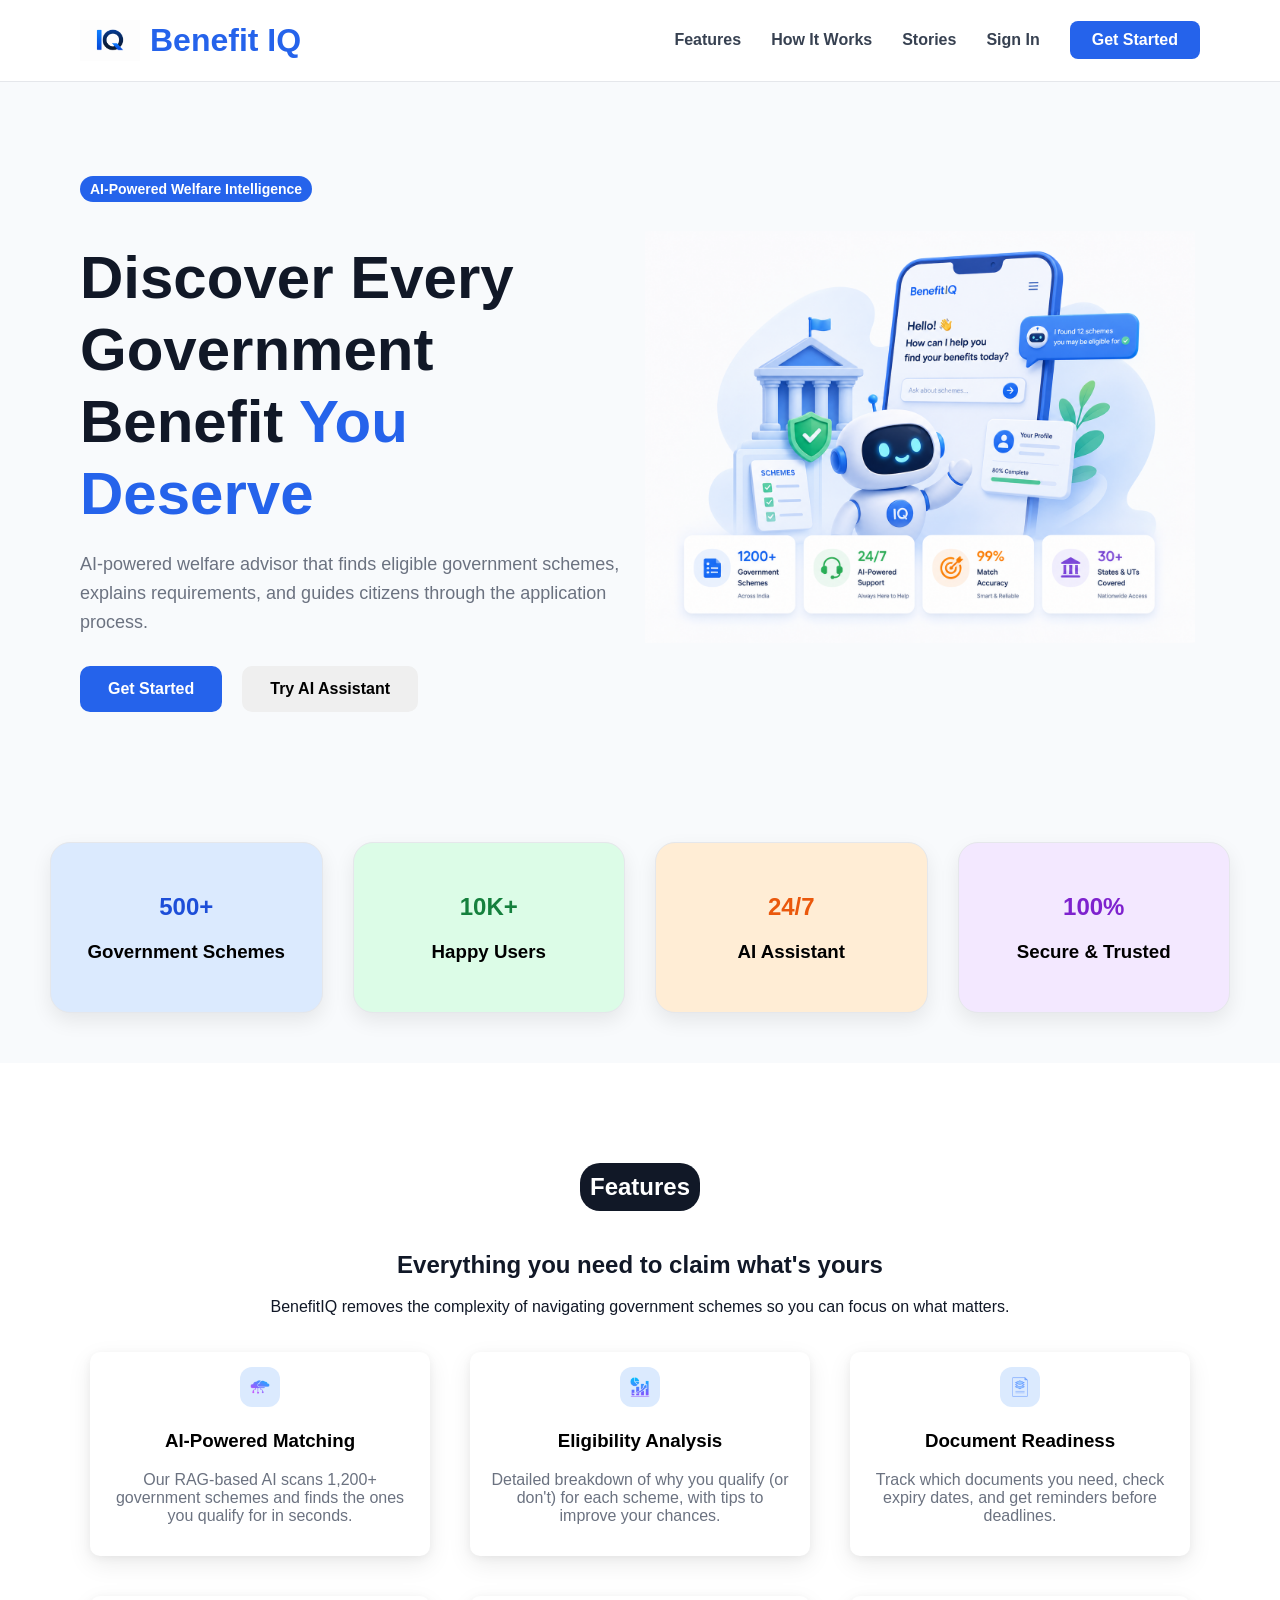
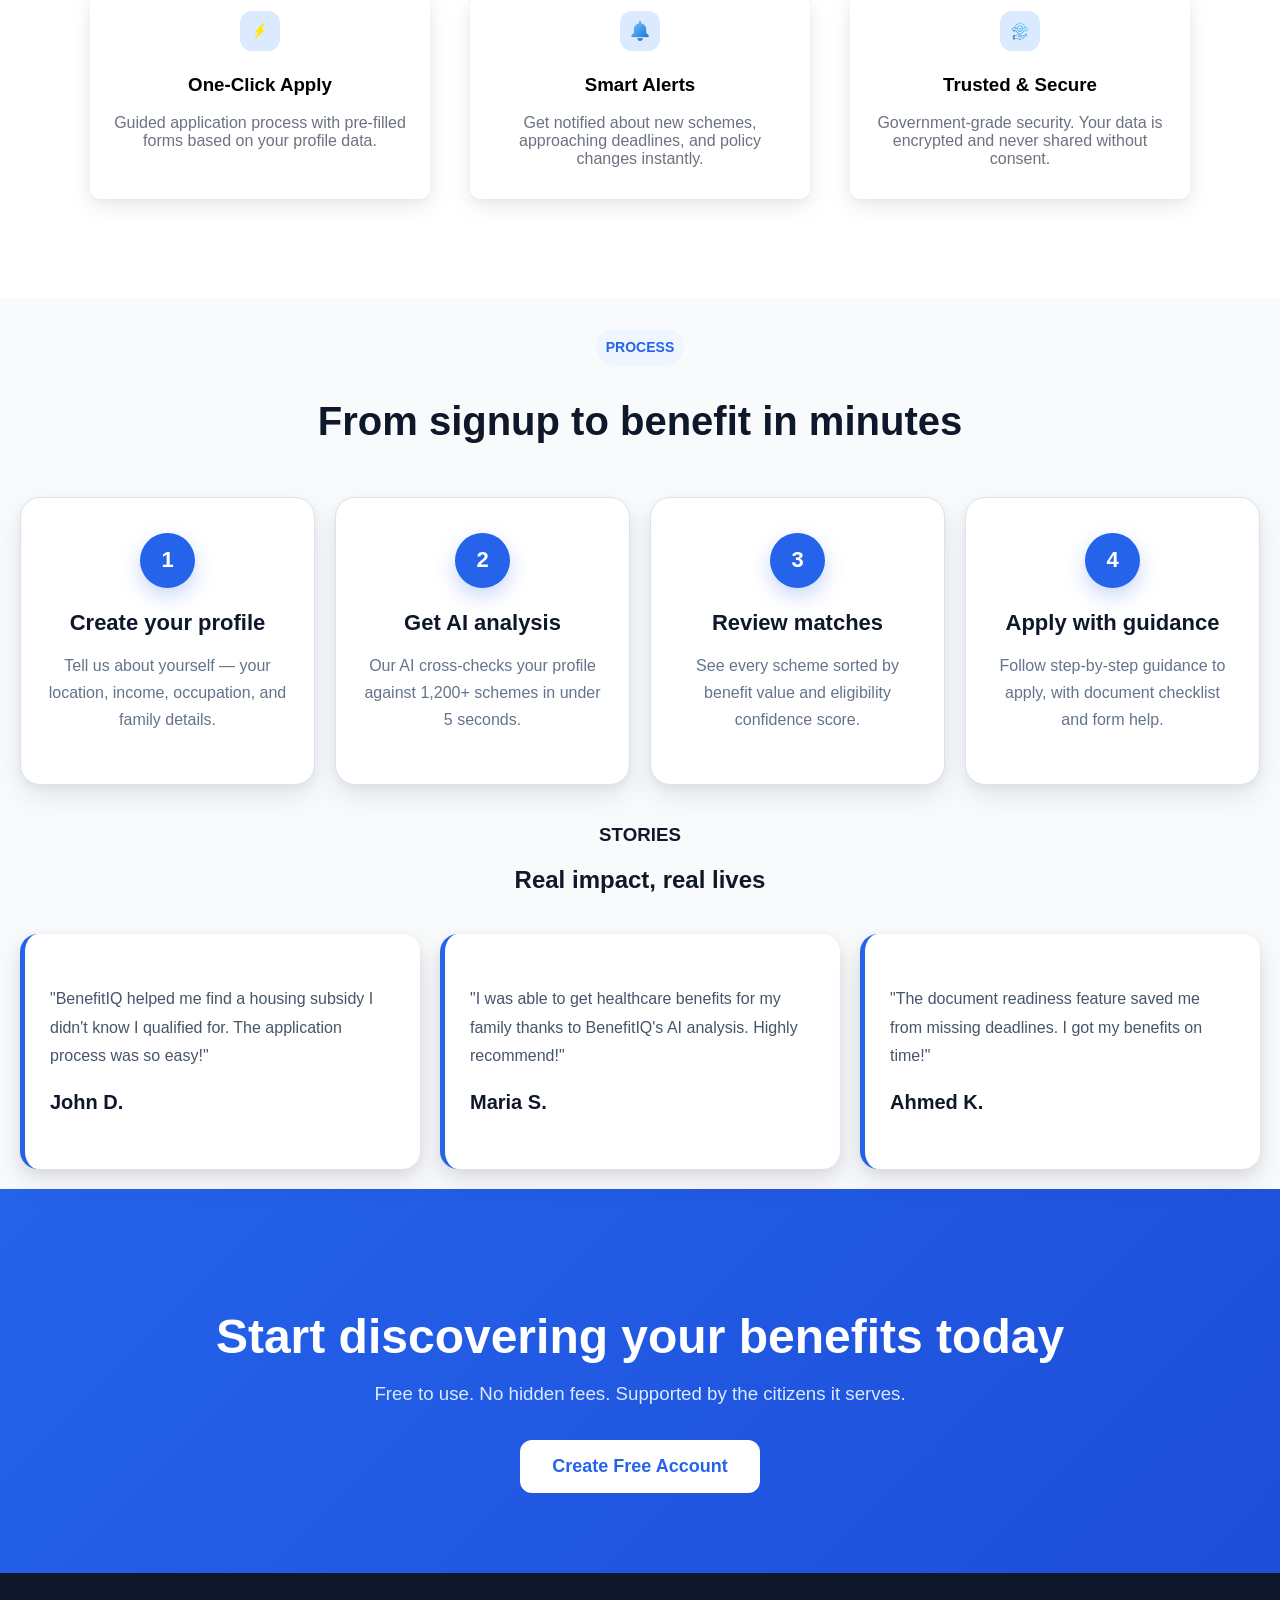
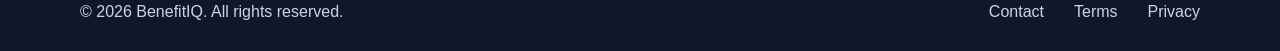
<file: index.html>
<!DOCTYPE html>
<html lang="en">
<head>
  <meta charset="UTF-8">
  <title>BenefitIQ - Home</title>
  <meta name="viewport" content="width=device-width, initial-scale=1.0">
  <link rel="stylesheet" href="style.css">
</head>
<body>
  <header>
    <h1><img src="images/logo.png" alt="BenefitIQ Logo" width="60">Benefit IQ</h1>
    <nav>
      <a href="#features">Features</a>
      <a href="#process">How It Works</a>
      <a href="#stories">Stories</a>
      <a href="login.html">Sign In</a>
      <a href="register.html" class="btn">Get Started</a>
    </nav>
  </header>
  <main>
    <section id="hero">
      <div class="hero-left">
      <p class="badge">AI-Powered Welfare Intelligence</p>
      <h1 class="hero-title">Discover Every Government Benefit <span>You Deserve</span></h1>
      <p class="hero-description"> AI-powered welfare advisor that finds eligible government schemes, explains requirements, and guides citizens through the application process.</p>
      <div class="hero-buttons">
       <button onclick="window.location.href='register.html'" class="bt">Get Started</button>
       <button class="bt1">Try AI Assistant</button>
     </div>
     </div>
     <div class="hero-right">
      <img src="images/right.png" width="400"/>
    </div>
    </section>
     <section id="card">
     <div class="card1">
      <h2>500+</h2>
      <h3>Government Schemes</h3>
      </div>
      <div class="card2">
      <h2>10K+</h2>
      <h3>Happy Users</h3>
      </div>
      <div class="card3">
      <h2>24/7</h2>
      <h3>AI Assistant</h3>
     </div>
     <div class="card4">
      <h2>100%</h2>
      <h3>Secure & Trusted</h3>
     </div>
      </div>
      </div>
    </section>
    <section id="features">
      <center><div class="ft">
      <h2>Features</h2>
      <h1>Everything you need to claim what's yours</h1>
      <p>BenefitIQ removes the complexity of navigating government schemes so you can focus on what matters.</p>
      </div></center>
      <div class="container">
      <div class="top">
        <img src="images/cloud.png" alt="AI Icon" width="20"/>
        <h3>AI-Powered Matching</h3>
        <p>Our RAG-based AI scans 1,200+ government schemes and finds the ones you qualify for in seconds.</p>
      </div>
      <div class="top">
        <img src="images/sales-report.png" alt="Analysis Icon" width="20" />
        <h3>Eligibility Analysis</h3>
        <p>Detailed breakdown of why you qualify (or don't) for each scheme, with tips to improve your chances.</p>
      </div>
      <div class="top">
        <img src="images/template.png" alt="Document Icon" width="20" />
        <h3>Document Readiness</h3>
        <p>Track which documents you need, check expiry dates, and get reminders before deadlines.</p>
      </div>
      </div>
    <div class="container2">
      <div class="bottom">
        <img src="images/flash.png" alt="Rocket Icon" width="20" />
        <h3>One-Click Apply</h3>
        <p>Guided application process with pre-filled forms based on your profile data.</p>
      </div>
      <div class="bottom">
        <img src="images/notification-bell.png" alt="Notification Icon" width="20" />
        <h3>Smart Alerts</h3>
        <p>Get notified about new schemes, approaching deadlines, and policy changes instantly.</p>
      </div>
      <div class="bottom">
        <img src="images/consulting.png" alt="Security Icon" width="20" />
        <h3>Trusted & Secure</h3>
        <p>Government-grade security. Your data is encrypted and never shared without consent.</p>
      </div>
    </div>
    </section>
    <section id="process">
      <center><h2>PROCESS</h2>
      <h1>From signup to benefit in minutes</h1></center>
      <div class="proc"><article class="process">
        <div class="number">1</div>
        <h3>Create your profile</h3>
          <p>Tell us about yourself — your location, income, occupation, and family details.</p>
      </article>
      <article class="process">
        <div class="number">2</div>
        <h3>Get AI analysis</h3>
          <p>Our AI cross-checks your profile against 1,200+ schemes in under 5 seconds.</p>
      </article>
      <article class="process">
        <div class="number">3</div>
        <h3>Review matches</h3>
          <p>See every scheme sorted by benefit value and eligibility confidence score.</p>
      </article>
      <article class="process">
        <div class="number">4</div>
        <h3>Apply with guidance</h3>
          <p>Follow step-by-step guidance to apply, with document checklist and form help.</p>
      </article>
      </div>
    </section>
    <section id="stories">
      <center><h3>STORIES</h3>
      <h1>Real impact, real lives</h1></center>
      <div class="str"> <article class="story">
        <p>"BenefitIQ helped me find a housing subsidy I didn't know I qualified for. The application process was so easy!"</p>
        <h3>John D.</h3>
      </article>
      <article class="story">
        <p>"I was able to get healthcare benefits for my family thanks to BenefitIQ's AI analysis. Highly recommend!"</p>
        <h3>Maria S.</h3>
      </article>
      <article class="story">
        <p>"The document readiness feature saved me from missing deadlines. I got my benefits on time!"</p>
        <h3>Ahmed K.</h3>
      </article>
    </div>
    </section>
    <section class="cta"><center>
      <h1>Start discovering your benefits today</h1>
      <h3>Free to use. No hidden fees. Supported by the citizens it serves.</h3>
      <button class="bt2" onclick="window.location.href='register.html'">Create Free Account</button>
    </section></center>
  </main>
  <footer class="foot">
    <p>&copy; 2026 BenefitIQ. All rights reserved.</p>
    <div class="cont">
    <a href="#">Contact</a>
    <a href="#">Terms</a>
    <a href="#">Privacy</a>
  </div>
  </footer>
</body>
</html>
</file>
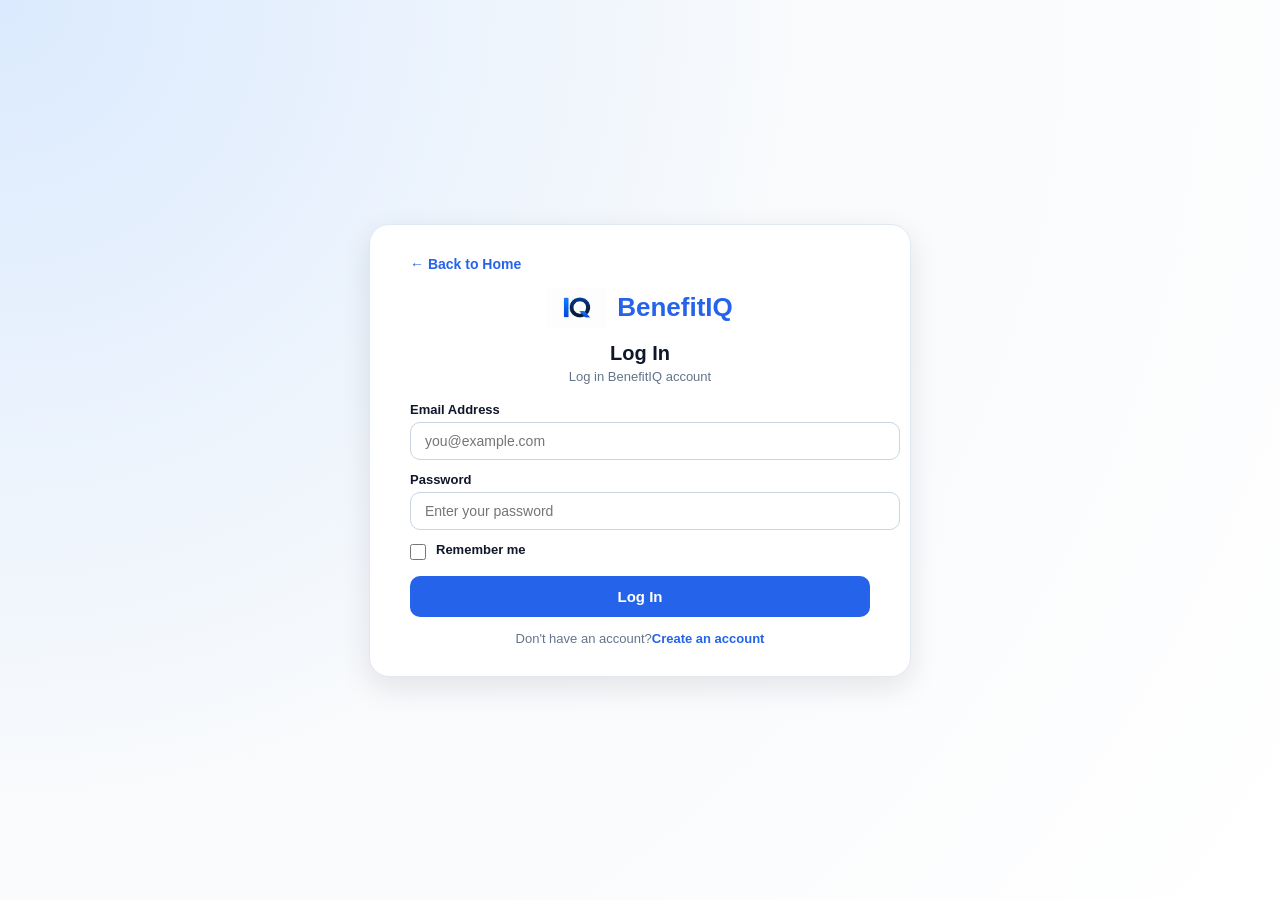
<file: login.html>
<!DOCTYPE html>
<html lang="en">
<head>
  <meta charset="UTF-8" />
  <title>BenefitIQ - Register</title>
  <meta name="viewport" content="width=device-width, initial-scale=1.0">
  <link rel="stylesheet" href="style.css">
  <style>
    *{
      margin: 0;
      padding: 0;
    }</style>
</head>
<body id="regpage">
  <div class="box">
    <a href="index.html" class="back">← Back to Home</a>
    <div class="logo">
      <img src="images//logo.png"/>
      <h1>BenefitIQ</h1>
    </div>
    <h2>Log In</h2>
    <p>Log in BenefitIQ account</p>
    <form id="form">
      <label for="email">Email Address</label>
      <input
        type="email"
        id="email"
        name="email"
        placeholder="you@example.com"
        required/>
      <label for="password">Password</label>
      <input
        type="password"
        id="password"
        name="password"
        placeholder="Enter your password"
        required/>
      <div class="checkbox">
        <input type="checkbox" id="terms" required />
        <label for="terms">Remember me</label>
      </div>
      <button type="submit">Log In</button>
      <p class="bottom-text">Don't have an account?<a href="register.html"><span>Create an account</span></a></p>
    </form>
  </div>
</body>
</html>
</file>
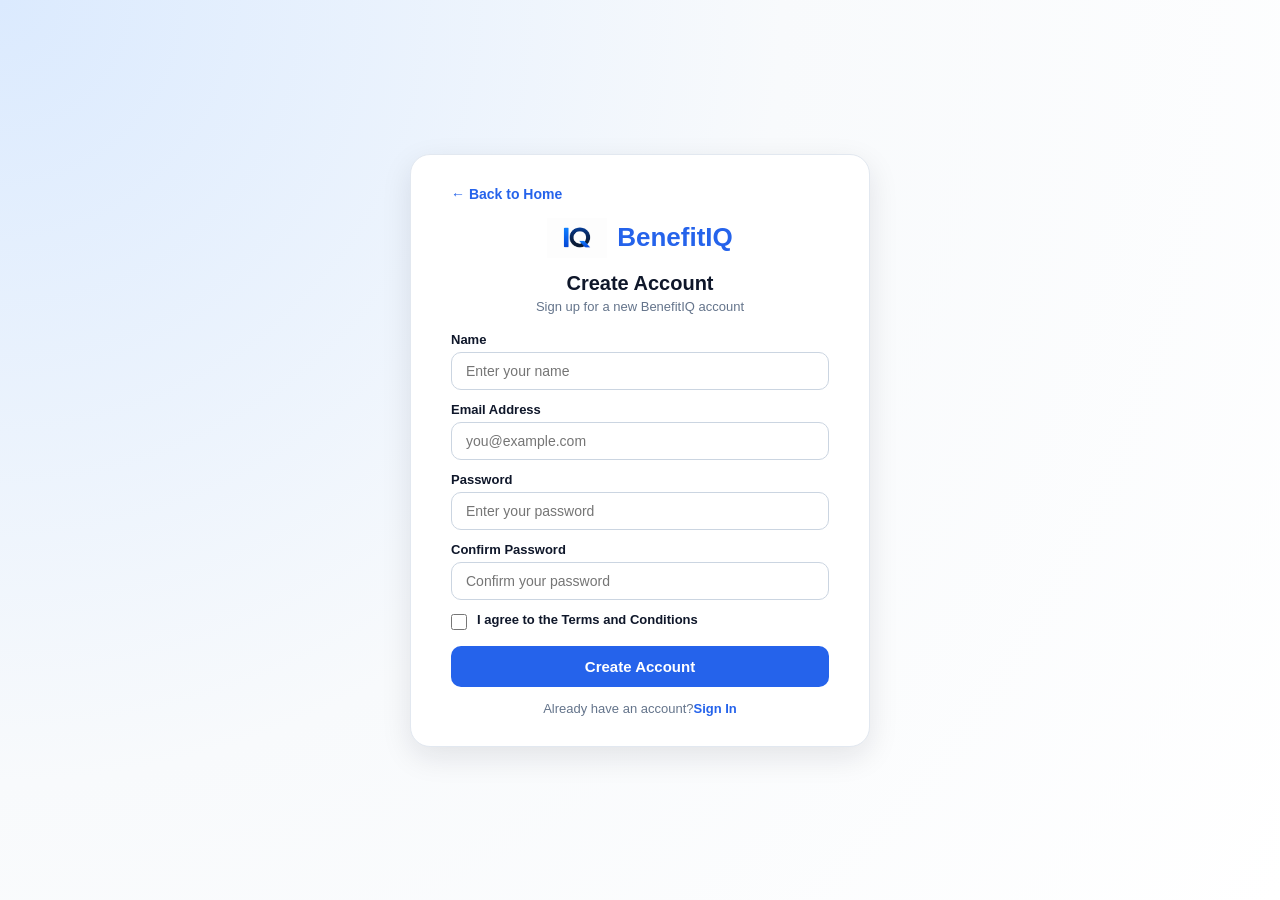
<file: register.html>
<!DOCTYPE html>
<html lang="en">
<head>
  <meta charset="UTF-8" />
  <title>BenefitIQ - Register</title>
  <meta name="viewport" content="width=device-width, initial-scale=1.0">
  <link rel="stylesheet" href="style.css">
  <style>
    *{
      margin: 0;
      padding: 0;
      box-sizing: border-box;}</style>
</head>
<body id="regpage">
  <div class="box">
    <a href="index.html" class="back">← Back to Home</a>
    <div class="logo">
      <img src="images/logo.png"/>
      <h1>BenefitIQ</h1>
    </div>
    <h2>Create Account</h2>
    <p>Sign up for a new BenefitIQ account</p>
    <form id="form">
      <label for="name">Name</label>
      <input
        type="text"
        id="name"
        name="name"
        placeholder="Enter your name"
        required/>
      <label for="email">Email Address</label>
      <input
        type="email"
        id="email"
        name="email"
        placeholder="you@example.com"
        required/>
      <label for="password">Password</label>
      <input
        type="password"
        id="password"
        name="password"
        placeholder="Enter your password"
        required/>
      <label for="confirm_password">Confirm Password</label>
      <input
        type="password"
        id="confirm_password"
        name="confirm_password"
        placeholder="Confirm your password"
        required/>
      <div class="checkbox">
        <input type="checkbox" id="terms" required />
        <label for="terms">I agree to the Terms and Conditions</label>
      </div>
      <button type="submit">Create Account</button>
      <p class="bottom-text">Already have an account?<a href="login.html"><span>Sign In</span></a></p>
    </form>
  </div>
</body>
</html>
</file>
<file: style.css>
/* ============================================
   RESPONSIVE CSS — ADD TO END OF STYLESHEET
   Mobile-first enhancements via max-width media queries
   ============================================ */

/* Global safety: prevent horizontal scroll + responsive images */
html, body{
  overflow-x:hidden;
  max-width:100%;
}

img{
  max-width:100%;
  height:auto;
}

/* ============================================
   BREAKPOINT: 1200px and below
   Reduce large desktop padding
   ============================================ */
@media (max-width:1200px){

  header{
    padding:20px 50px;
  }

  #hero{
    padding:60px 50px;
  }

  #features{
    padding:60px 50px;
  }

  .foot{
    padding:30px 50px;
  }

}

/* ============================================
   BREAKPOINT: 992px and below (tablets)
   Nav wraps, hero stacks, cards wrap to 2-column
   ============================================ */
@media (max-width:992px){

  header{
    padding:18px 30px;
    flex-wrap:wrap;
    row-gap:12px;
  }

  nav{
    gap:18px;
    flex-wrap:wrap;
    justify-content:center;
    width:100%;
  }

  #hero{
    flex-direction:column;
    padding:60px 30px;
    text-align:center;
  }

  .hero-left{
    width:100%;
  }

  .hero-right{
    margin-top:40px;
  }

  .hero-title{
    font-size:44px;
  }

  .hero-description{
    max-width:100%;
    margin-left:auto;
    margin-right:auto;
  }

  .hero-buttons{
    justify-content:center;
  }

  #card{
    flex-wrap:wrap;
    margin:30px 10px;
  }

  .card1, .card2, .card3, .card4{
    flex:1 1 calc(50% - 30px);
  }

  #features{
    padding:60px 30px;
  }

  .container, .container2{
    flex-wrap:wrap;
  }

  .top, .bottom{
    flex:1 1 calc(50% - 20px);
  }

  .proc, .str{
    flex-wrap:wrap;
  }

  .process, .story{
    flex:1 1 calc(50% - 20px);
  }

  .cta h1{
    font-size:38px;
  }

  .foot{
    padding:25px 30px;
  }

}

/* ============================================
   BREAKPOINT: 768px and below (mobile)
   Everything single-column, nav/footer stack
   ============================================ */
@media (max-width:768px){

  header{
    padding:16px 20px;
    justify-content:center;
    text-align:center;
  }

  header h1{
    font-size:26px;
  }

  nav{
    flex-direction:column;
    gap:12px;
  }

  #hero{
    padding:50px 20px;
  }

  .hero-title{
    font-size:34px;
  }

  .hero-description{
    font-size:16px;
  }

  .hero-buttons{
    flex-direction:column;
    width:100%;
    gap:14px;
  }

  .bt, .bt1{
    width:100%;
  }

  #card{
    flex-direction:column;
    margin:20px 15px;
    gap:20px;
  }

  .card1, .card2, .card3, .card4{
    flex:1 1 100%;
  }

  #features{
    padding:50px 20px;
  }

  .container, .container2{
    flex-direction:column;
    gap:0;
  }

  .top, .bottom{
    flex:1 1 100%;
    margin:15px 0;
  }

  #process h1{
    font-size:30px;
    padding:0 20px;
  }

  .proc, .str{
    flex-direction:column;
    padding:15px;
  }

  .process, .story{
    flex:1 1 100%;
  }

  .cta{
    padding:60px 20px;
  }

  .cta h1{
    font-size:30px;
  }

  .bt2{
    width:100%;
  }

  .foot{
    flex-direction:column;
    text-align:center;
    gap:18px;
    padding:25px 20px;
  }

  .cont{
    flex-direction:column;
    gap:12px;
  }

  /* Register / Login pages */
  #regpage{
    padding:20px;
  }

  .box{
    width:100%;
    max-width:460px;
    padding:25px 25px;
  }

}

/* ============================================
   BREAKPOINT: 576px and below (small phones)
   Tighter spacing, full-width buttons, smaller type
   ============================================ */
@media (max-width:576px){

  header h1{
    font-size:22px;
  }

  .hero-title{
    font-size:28px;
  }

  .hero-description{
    font-size:15px;
  }

  .badge{
    font-size:12px;
  }

  #card{
    margin:15px 10px;
  }

  .card1, .card2, .card3, .card4{
    padding:22px;
  }

  #features h1, .ft h2{
    font-size:20px;
  }

  #process h1{
    font-size:24px;
  }

  #process h2{
    margin:20px;
    font-size:13px;
  }

  .process h3, .story h3{
    font-size:18px;
  }

  .process p, .story p{
    font-size:14px;
  }

  .cta h1{
    font-size:24px;
  }

  .cta h3{
    font-size:14px;
  }

  .foot{
    padding:20px 15px;
  }

  /* Register / Login pages */
  .box{
    padding:20px 18px;
    border-radius:14px;
  }

  .logo img{
    width:48px;
    height:32px;
  }

  .logo h1{
    font-size:20px;
  }

  #form input[type="text"],
  #form input[type="email"],
  #form input[type="password"]{
    font-size:16px; /* prevents iOS zoom on focus */
    padding:10px 12px;
  }

  #form button{
    padding:13px;
  }}

body{
    margin:0;
    padding:0;
    font-family:Arial,sans-serif;
    background-color:#F8FAFC;
    color:#111827;}

header{
    display:flex;
    justify-content:space-between;
    align-items:center;
    background-color:#FFFFFF;
    padding:20px 80px;
    border-bottom:1px solid #E5E7EB;
    position:sticky;
    top:0;}

header h1{
    display:flex;
    align-items:center;
    margin:0;
    font-size:32px;
    font-weight:700;
    color:#2563EB;
    cursor:pointer;
    gap:10px;}

nav{
    display:flex;
    align-items:center;
    gap:30px;}

nav a{
    text-decoration:none;
    color:#374151;
    font-size:16px;
    font-weight:600;
    transition:0.3s;}

nav a:hover{
    color:#2563EB;}

.btn{
    background-color:#2563EB;
    color:white;
    padding:10px 22px;
    border-radius:8px;
    transition:0.3s;}

.btn:hover{
    background-color:#1D4ED8;
    color:white;}

#hero{
    display:flex;
    justify-content:space-between;
    align-items:center;
    padding:80px;}

.bt{
    background-color:#2563EB;
    color:white;
    padding:14px 28px;
    border:none;
    border-radius:10px;
    font-size:16px;
    font-weight:600;
    cursor:pointer;
    transition:0.3s;}

.bt:hover{
    transform:translateY(-8px);
    background-color:#1D4ED8;
    color:white;}

.badge{
    display:inline-block;
    background-color:#2563EB;
    color:white;
    padding:5px 10px;
    border-radius:50px;
    font-size:14px;
    font-weight:600;
    margin-bottom:20px;}

.hero-left{
    width:50%;}

.hero-right{
    flex:1;
    display:flex;
    justify-content:center;
    align-items:center;}

.hero-right img{
    width:100%;
    max-width:550px;
    height:auto;}

.hero-title{
    color:#111827;
    font-size:60px;
    font-weight:700;
    margin:20px 0;
    line-height:1.2;}

.hero-title span{
    color:#2563EB;}

.hero-description{
    font-size:18px;
    color:#6B7280;
    line-height:1.6;
    max-width:550px;
    margin-bottom:30px;}

.hero-buttons{
    display:flex;
    gap:20px;}


.bt1{
    color:black;
    padding:14px 28px;
    border:none;
    border-radius:10px;
    font-size:16px;
    font-weight:600;
    cursor:pointer;
    transition:0.3s;}

.bt1:hover{
    transform:translateY(-8px);
    background-color:#1D4ED8;
    color:white;}

#card{
    display:flex;
    gap:30px;
    padding:20px 20px;
    margin:30px 30px;}

#card h3{
    color:black;}
    
.card1{
    flex:1;
    background:#DBEAFE;
    color:#1D4ED8;
    border:1px solid #E5E7EB;
    border-radius:20px;
    padding:30px;
    text-align:center;
    box-shadow:0 8px 20px rgba(0,0,0,0.08);}

.card2{
    flex:1;
    background:#DCFCE7;
    color:#15803D;
    border:1px solid #E5E7EB;
    border-radius:20px;
    padding:30px;
    text-align:center;
    box-shadow:0 8px 20px rgba(0,0,0,0.08);}

.card3{
    flex:1;
    background:#FFEDD5;
    color:#EA580C;
    border:1px solid #E5E7EB;
    border-radius:20px;
    padding:30px;
    text-align:center;
    box-shadow:0 8px 20px rgba(0,0,0,0.08);}

.card4{
    flex:1;
    background:#F3E8FF;
    color:#7E22CE;
    border:1px solid #E5E7EB;
    border-radius:20px;
    padding:30px;
    text-align:center;
    box-shadow:0 8px 20px rgba(0,0,0,0.08);}

#features{
    background:#FFFFFF;
    padding:80px;}

.ft h2{
    background-color: #111827;
    display:inline-block;
    padding: 10px;
    border-radius: 20px;
    color:white;}

#features h1{
    color:#111827;}

.container{
    display:flex;
    gap:20px;}

.container2{
    display:flex;
    gap:20px;}

.top h3{
    color:black;}
.bottom h3{
    color:black;}

.top{ 
    flex:1;
    background:#FFFFFF;
    color:#6B7280;
    align-items:center;
    text-align:center;
    justify-content:space-between;
    border-radius: 10px;
    box-shadow:
    0 2px 8px rgba(0,0,0,0.05),0 8px 24px rgba(0,0,0,0.08);
    margin: 20px 10px;
    padding: 15px 20px;
    transition:.3s;}

.top p{
    color:#6B7280}

.top img{
    background:#DBEAFE;
    padding: 10px;
    border-radius:12px;}

.top:hover{
    transform:translateY(-8px);
    border-color:#93C5FD;
    box-shadow:
        0 8px 18px rgba(37,99,235,.10),
        0 18px 40px rgba(15,23,42,.12);}

.bottom{ 
    flex:1;
    background:#FFFFFF;
    color:#6B7280;
    align-items:center;
    text-align:center;
    justify-content:space-between;
    box-shadow: 0 2px 8px rgba(0,0,0,0.05),0 8px 24px rgba(0,0,0,0.08);
    border-radius:10px;
    margin : 20px 10px;
    padding : 15px 20px;
    transition:.3s;}

.bottom img{
    background:#DBEAFE;
    padding: 10px;
    border-radius:12px;}

.bottom:hover{
    transform:translateY(-8px);
    border-color:#93C5FD;
    box-shadow:
        0 8px 18px rgba(37,99,235,.10),
        0 18px 40px rgba(15,23,42,.12);}

#process{
    background-color:#F8FAFC;}

.process h3{
    color:#0F172A;
    font-size:22px;
    font-weight:700;
    margin-bottom:15px;}

.process p{
    color:#64748B;
    line-height:1.7;
    font-size:16px;}

#process h2{
    background:#EFF6FF;
    color:#2563EB;
    font-size:14px;
    font-weight:600;
    display: inline-block;
    padding:10px 10px;
    border-radius:20px;
    margin:30px;
    margin-bottom:0px;}

#process h1{
    color:#0F172A;
    font-size:40px;
    font-weight:800;}

.proc{
    display: flex;
    gap:20px;
    padding:20px;}

.number{
    width:55px;
    height:55px;
    background:#2563EB;
    color:white;
    border-radius:50%;
    display:flex;
    justify-content:center;
    align-items:center;
    font-size:22px;
    font-weight:700;
    margin:0 auto 20px;
    box-shadow:0 8px 20px rgba(37,99,235,.25);}

.process{
    flex:1;
    background:#FFFFFF;
    padding:35px 25px;
    border:1.5px solid #D6E4F0;
    border-radius:20px;
    text-align:center;
    box-shadow:
        0 4px 10px rgba(15,23,42,.05),
        0 12px 28px rgba(15,23,42,.08);
    transition:.3s;}

.process:hover{
    transform:translateY(-8px);
    border-color:#93C5FD;
    box-shadow:
        0 8px 18px rgba(37,99,235,.10),
        0 18px 40px rgba(15,23,42,.12);}

.str{
    display:flex;
    gap:20px;
    padding:20px;}

.story p{
    color:#475569;
    font-size:16px;
    line-height:1.8;}

.story h3{
    color:#0F172A;
    font-size:20px;
    font-weight:700;
    margin-top:20px;}

.story{
    flex:1;
    background:#FFFFFF;
    padding:35px 25px;
    border-radius:18px;
    border-left:5px solid #2563EB;
    text-align:left;
    box-shadow:
        0 4px 12px rgba(15,23,42,.06),
        0 12px 28px rgba(15,23,42,.10);
    transition:.3s;}

.story:hover{
    transform:translateY(-8px);}

.cta{
    background:linear-gradient(135deg,#2563EB,#1D4ED8);
    color:white;
    text-align:center;
    padding:80px 20px;}

.cta h1{
    font-size:48px;
    margin-bottom:15px;}

.cta h3{
    color:#DBEAFE;
    font-weight:400;
    margin-bottom:35px;}

.bt2{
    background:white;
    color:#2563EB;
    padding:16px 32px;
    border:none;
    border-radius:12px;
    font-size:18px;
    font-weight:700;
    cursor:pointer;
    transition:.3s;}


.bt2:hover{
    transform:translateY(-5px);
    background:#EFF6FF;}

.foot{
    background:#0F172A;
    color:white;
    padding:30px 80px;
    display:flex;
    justify-content:space-between;
    align-items:center;}

.cont{
    display:flex;
    gap:30px;}

.foot p{
    color:#CBD5E1;
    margin:0;}

.foot a{
    color:#CBD5E1;
    text-decoration:none;
    transition:.3s;}

.foot a:hover{
    color:white;}

#regpage{
      display: flex;
      font-family: Arial, sans-serif;
      background: radial-gradient(circle at top left, #DBEAFE, #F8FAFC, #FFFFFF);
      justify-content: center;
      align-items: center;
      min-height: 100vh;}
.box{
    width:460px;
    justify-content: center;
    align-items: center;
    background-color: white;
    border: 1px solid #E2E8F0;
    border-radius:20px;
    padding: 30px 40px;
    box-shadow: 0 10px 30px rgba(15, 23, 42, .10);}

.back{
      text-decoration: none;
      color: #2563EB;
      font-size: 14px;
      font-weight: 600;
      display: inline-block;
      margin-bottom: 16px;}

.back:hover {
      color: #1D4ED8;
      text-decoration:underline;}
      
.logo {
      display: flex;
      justify-content: center;
      align-items: center;
      gap: 10px;
      margin-bottom: 14px;}

.logo img {
      width: 60px;
      height: 40px;}

.logo h1 {
      font-size: 26px;
      font-weight: 700;
      color: #2563EB;}



.box h2 {
      text-align: center;
      font-size: 20px;
      color: #0F172A;
      margin-bottom: 4px;}

.box > p {
      text-align: center;
      color: #64748B;
      font-size: 13px;
      margin-bottom: 18px;}   

#form label{
      display:block;
      margin-bottom: 5px;
      font-size: 13px;
      font-weight: 600;
      color: #0F172A;}

#form input[type="text"],
#form input[type="email"],
#form input[type="password"]{
      width: 100%;
      padding: 10px 14px;
      border: 1px solid #CBD5E1;
      border-radius: 10px;
      font-size: 14px;
      margin-bottom: 12px;}
      
#form input:focus {
      outline: none;
      border-color: #2563EB;
      box-shadow: 0 0 0 3px rgba(37, 99, 235, .12);}  
      
.checkbox {
      display: flex;
      align-items: center;
      gap: 10px;
      margin-bottom: 14px;}

    .checkbox input {
      width: 16px;
      height: 16px;
      margin:0;
      flex-shrink: 0;}

    .checkbox label {
      margin: 0;
      font-size: 13px;
      font-weight: 500;
      color: #0F172A;}

#form button{
      width: 100%;
      padding: 12px;
      background: #2563EB;
      color: white;
      border: none;
      border-radius: 10px;
      font-size: 15px;
      font-weight: 600;
      cursor: pointer;
      transition: .3s;}    

#form button:hover {
      background: #1D4ED8;}

#form .bottom-text {
      text-align: center;
      margin-top: 14px;
      font-size: 13px;
      color: #64748B;}

#form .bottom-text a {
      text-decoration: none;}

#form .bottom-text span {
      color: #2563EB;
      font-weight: 600;}

#form .bottom-text span:hover {
      text-decoration: underline;}
</file>
